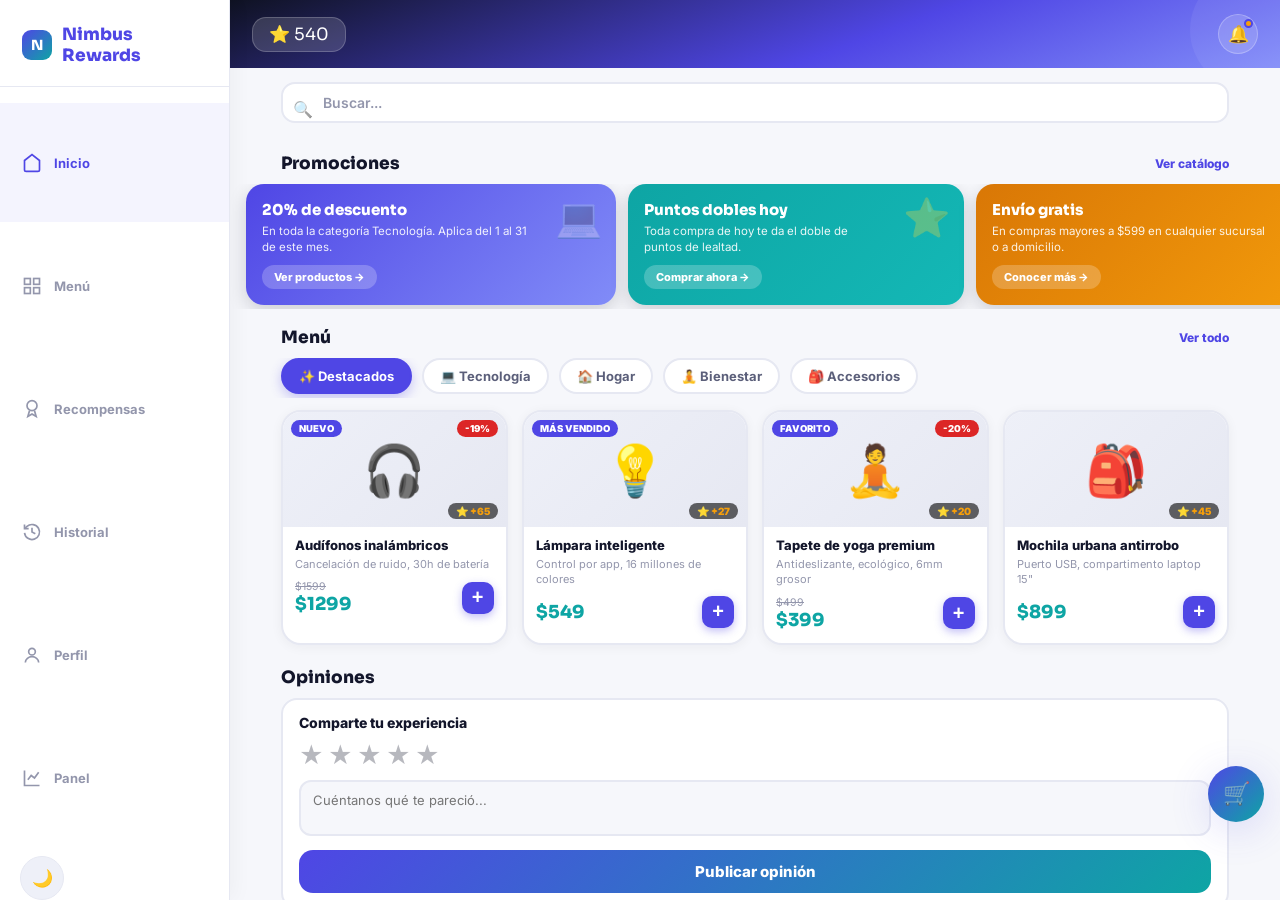
<file: index.html>
<!DOCTYPE html>
<html lang="es">
<head>
<meta charset="UTF-8"/>
<meta name="viewport" content="width=device-width,initial-scale=1,viewport-fit=cover"/>
<meta name="theme-color" content="#4F46E5"/>
<title id="pageTitle">Plataforma de Fidelización</title>
<link href="https://fonts.googleapis.com/css2?family=Sora:wght@600;700;800&family=Inter:wght@400;500;600;700;800;900&display=swap" rel="stylesheet"/>
<link rel="stylesheet" href="styles.css"/>
</head>
<body>
<div id="layoutRow">

  <nav class="bottom-nav" id="sideNav">
    <div class="nav-logo" id="navLogo"></div>
    <button class="nav-btn active" data-tab="home" onclick="showTab('home')">
      <svg viewBox="0 0 24 24" fill="none" stroke="currentColor" stroke-width="2"><path d="M3 9l9-7 9 7v11a2 2 0 0 1-2 2H5a2 2 0 0 1-2-2z"/></svg>
      <span id="navLabelHome">Inicio</span>
    </button>
    <button class="nav-btn" data-tab="catalog" onclick="showTab('catalog')">
      <svg viewBox="0 0 24 24" fill="none" stroke="currentColor" stroke-width="2"><rect x="3" y="3" width="7" height="7"/><rect x="14" y="3" width="7" height="7"/><rect x="14" y="14" width="7" height="7"/><rect x="3" y="14" width="7" height="7"/></svg>
      <span id="navLabelCatalog">Catálogo</span>
    </button>
    <button class="nav-btn" data-tab="rewards" onclick="showTab('rewards')">
      <svg viewBox="0 0 24 24" fill="none" stroke="currentColor" stroke-width="2"><circle cx="12" cy="8" r="6"/><path d="M9 14l-2 7 5-3 5 3-2-7"/></svg>
      <span id="navLabelRewards">Recompensas</span>
    </button>
    <button class="nav-btn" data-tab="history" onclick="showTab('history')">
      <svg viewBox="0 0 24 24" fill="none" stroke="currentColor" stroke-width="2"><path d="M3 3v5h5"/><path d="M3.05 13A9 9 0 1 0 6 5.3L3 8"/><path d="M12 7v5l4 2"/></svg>
      <span>Historial</span>
    </button>
    <button class="nav-btn" data-tab="profile" onclick="showTab('profile')">
      <svg viewBox="0 0 24 24" fill="none" stroke="currentColor" stroke-width="2"><circle cx="12" cy="8" r="4"/><path d="M4 21c0-4 4-7 8-7s8 3 8 7"/></svg>
      <span>Perfil</span>
    </button>
    <button class="nav-btn" data-tab="admin" onclick="showTab('admin')">
      <svg viewBox="0 0 24 24" fill="none" stroke="currentColor" stroke-width="2"><path d="M3 3v18h18"/><path d="M7 14l4-5 4 3 5-7"/></svg>
      <span>Panel</span>
    </button>
    <div id="sidebarDark" style="display:none;padding:14px 20px 0;">
      <button class="dark-toggle" style="background:var(--bg2);border-color:var(--border);color:var(--txt2);width:44px;height:44px;" onclick="toggleDark()">🌙</button>
    </div>
  </nav>

  <div id="appWrapper">

    <div class="top-bar">
      <div class="tb-left">
        <div class="tb-pts" id="tbPts">0</div>
      </div>
      <div class="tb-right">
        <button class="icon-btn" onclick="showNotifications()">🔔<span class="badge-dot" id="tbNotifDot" style="display:none;"></span></button>
      </div>
    </div>

    <div id="appContent">

      <div class="app-header">
        <div class="header-row1">
          <div class="logo" id="appLogo"></div>
          <div class="header-actions">
            <button class="dark-toggle" onclick="toggleDark()">🌙</button>
            <button class="icon-btn" onclick="showNotifications()">🔔<span class="badge-dot" id="notifDot" style="display:none;"></span></button>
          </div>
        </div>
        <div class="loyalty-card">
          <div class="lc-top">
            <div>
              <div class="lc-greet" id="lcGreet">Bienvenido</div>
              <div class="lc-name" id="lcName">Cliente</div>
            </div>
            <div class="level-pill" id="lcLevel">Nivel</div>
          </div>
          <div class="pts-row">
            <div class="pts-big" id="lcBalance">0</div>
            <div class="pts-label" id="lcUnitLabel">puntos</div>
          </div>
          <div class="prog-wrap"><div class="prog-fill" id="lcProgFill" style="width:0%;"></div></div>
          <div class="prog-label" id="lcProgLabel"></div>
        </div>
      </div>

      <!-- ═══ HOME ═══ -->
      <section class="section-screen active" id="screen-home">
        <div class="search-wrap" style="margin-top:14px;">
          <span class="search-icon">🔍</span>
          <input class="search-input" id="searchInput" placeholder="Buscar..." oninput="onSearch(this.value)"/>
        </div>

        <div class="sec-hd"><h2>Promociones</h2><span class="sec-link" onclick="showTab('catalog')">Ver catálogo</span></div>
        <div class="promo-scroll" id="promoScroll"></div>

        <div class="sec-hd"><h2 id="catalogSectionTitle">Catálogo</h2><span class="sec-link" onclick="showTab('catalog')">Ver todo</span></div>
        <div class="cat-scroll" id="catScrollHome"></div>
        <div class="catalog-grid" id="homeGrid"></div>

        <div class="sec-hd"><h2>Opiniones</h2></div>
        <div class="reviews-section">
          <div class="review-input-wrap">
            <h4>Comparte tu experiencia</h4>
            <div class="star-input" id="starInput"></div>
            <textarea class="c-input" id="reviewText" rows="2" placeholder="Cuéntanos qué te pareció..."></textarea>
            <button class="submit-review" onclick="submitReview()">Publicar opinión</button>
          </div>
          <div id="reviewsList"></div>
        </div>
      </section>

      <!-- ═══ CATALOG ═══ -->
      <section class="section-screen" id="screen-catalog">
        <div class="search-wrap" style="margin-top:14px;">
          <span class="search-icon">🔍</span>
          <input class="search-input" id="searchInput2" placeholder="Buscar..." oninput="onSearch(this.value)"/>
        </div>
        <div class="cat-scroll" id="catScroll"></div>
        <div class="catalog-grid" id="catalogGrid"></div>
      </section>

      <!-- ═══ REWARDS ═══ -->
      <section class="section-screen" id="screen-rewards">
        <div class="sec-hd"><h2>Niveles</h2></div>
        <div class="levels-wrap" id="levelsWrap"></div>
        <div class="redeem-hd"><h2 id="redeemTitle" style="font-family:var(--font-display);font-size:16px;font-weight:800;">Canjea tus recompensas</h2></div>
        <div id="redeemList" style="margin-top:10px;"></div>
      </section>

      <!-- ═══ HISTORY ═══ -->
      <section class="section-screen" id="screen-history">
        <div class="hist-tabs" id="histTabs"></div>
        <div id="histList"></div>
      </section>

      <!-- ═══ PROFILE ═══ -->
      <section class="section-screen" id="screen-profile">
        <div class="profile-hd">
          <div class="profile-avatar" id="profAvatar">C</div>
          <div class="profile-name" id="profName">Cliente</div>
          <div class="profile-sub" id="profSub"></div>
        </div>
        <div class="profile-list" id="profileList"></div>
      </section>

      <!-- ═══ ADMIN ═══ -->
      <section class="section-screen" id="screen-admin">
        <div class="admin-wrap">
          <div class="admin-banner">
            <h3>Panel empresarial</h3>
            <p id="adminBannerText">Administra clientes, productos, promociones, recompensas y la apariencia de tu app — sin tocar código.</p>
          </div>
          <div class="admin-tabs" id="adminTabs"></div>
          <div id="adminPanels"></div>
        </div>
      </section>

    </div>

    <button class="cart-fab" id="cartFab" onclick="showCart()">
      🛒<span class="cart-fab-badge" id="cartBadge" style="display:none;">0</span>
    </button>
  </div>
</div>

<!-- ═══ OVERLAYS ═══ -->
<div class="overlay" id="ovCart" onclick="closeOnBg(event,'ovCart')">
  <div class="sheet">
    <div class="sheet-handle"></div>
    <div class="sheet-hd"><span id="cartSheetTitle">Tu pedido</span> <button class="close-btn" onclick="closeOverlay('ovCart')">✕</button></div>
    <div id="cartBody"></div>
  </div>
</div>

<div class="overlay" id="ovProduct" onclick="closeOnBg(event,'ovProduct')">
  <div class="sheet">
    <div class="sheet-handle"></div>
    <div style="display:flex;justify-content:flex-end;padding:10px 16px 0;"><button class="close-btn" onclick="closeOverlay('ovProduct')">✕</button></div>
    <div id="productDetailBody"></div>
  </div>
</div>

<div class="overlay" id="ovNotif" onclick="closeOnBg(event,'ovNotif')">
  <div class="sheet">
    <div class="sheet-handle"></div>
    <div class="sheet-hd">Notificaciones <button class="close-btn" onclick="closeOverlay('ovNotif')">✕</button></div>
    <div id="notifBody"></div>
  </div>
</div>

<div class="overlay" id="ovSuccess" onclick="closeOnBg(event,'ovSuccess')">
  <div class="sheet" style="text-align:center;padding:34px 24px;">
    <div class="success-ring" id="successRing"><span class="success-check-icon">✅</span></div>
    <div style="font-family:var(--font-display);font-size:19px;font-weight:800;margin-bottom:6px;" id="successTitle">¡Listo!</div>
    <div style="color:var(--txt2);font-size:13px;margin-bottom:18px;" id="successMsg"></div>
    <button class="checkout-btn" style="width:100%;margin:0;" onclick="closeOverlay('ovSuccess')">Listo</button>
  </div>
</div>

<!-- ═══ SELECTOR DE TIPO DE NEGOCIO ═══ -->
<div class="overlay" id="ovBizType">
  <div class="sheet wide" style="border-radius:28px;">
    <div style="padding:22px 20px 6px;text-align:center;">
      <div style="font-size:40px;margin-bottom:8px;">🏷️</div>
      <div style="font-family:var(--font-display);font-size:19px;font-weight:800;">¿Qué tipo de negocio eres?</div>
      <div style="color:var(--txt2);font-size:12.5px;margin-top:4px;">Elige una plantilla para precargar vocabulario y módulos. Podrás ajustar todo después.</div>
    </div>
    <div class="biztype-grid" id="bizTypeGrid"></div>
    <div style="padding:0 20px;">
      <button class="checkout-btn" style="width:100%;margin:6px 0 0;" onclick="closeOverlay('ovBizType');toast('Plantilla aplicada')">Continuar</button>
    </div>
  </div>
</div>

<!-- ═══ CONFIRMACIÓN GENÉRICA (cerrar sesión / eliminar cuenta) ═══ -->
<div class="overlay" id="ovConfirm" onclick="closeOnBg(event,'ovConfirm')">
  <div class="sheet" style="text-align:center;padding:30px 24px 26px;">
    <div style="font-size:52px;margin-bottom:10px;" id="confirmIcon">⚠️</div>
    <div style="font-family:var(--font-display);font-size:18px;font-weight:800;margin-bottom:6px;" id="confirmTitle">¿Estás seguro?</div>
    <div style="color:var(--txt2);font-size:13px;margin-bottom:20px;line-height:1.5;" id="confirmMsg"></div>
    <div style="display:flex;gap:10px;">
      <button class="redeem-btn ghost-btn" style="flex:1;padding:13px;border-radius:14px;" onclick="closeOverlay('ovConfirm')">Cancelar</button>
      <button class="redeem-btn" id="confirmBtn" style="flex:1;padding:13px;border-radius:14px;">Confirmar</button>
    </div>
  </div>
</div>

<!-- ═══ EDITAR PERFIL / CREAR CUENTA NUEVA ═══ -->
<div class="overlay" id="ovAccountForm" onclick="closeOnBg(event,'ovAccountForm')">
  <div class="sheet">
    <div class="sheet-handle"></div>
    <div class="sheet-hd"><span id="accFormTitle">Editar datos personales</span><button class="close-btn" onclick="closeOverlay('ovAccountForm')">✕</button></div>
    <div style="padding:18px 20px 4px;">
      <div style="margin-bottom:14px;">
        <div class="tb-row-label" style="margin-bottom:6px;">Nombre completo</div>
        <input type="text" id="accName" placeholder="Tu nombre" style="width:100%;border:2px solid var(--border);border-radius:12px;padding:12px 14px;font-size:14px;font-weight:600;color:var(--txt);background:var(--bg);outline:none;transition:border-color .2s;" onfocus="this.style.borderColor='var(--c1)'" onblur="this.style.borderColor='var(--border)'"/>
      </div>
      <div style="margin-bottom:14px;">
        <div class="tb-row-label" style="margin-bottom:6px;">Correo electrónico</div>
        <input type="email" id="accEmail" placeholder="tucorreo@email.com" style="width:100%;border:2px solid var(--border);border-radius:12px;padding:12px 14px;font-size:14px;font-weight:600;color:var(--txt);background:var(--bg);outline:none;transition:border-color .2s;" onfocus="this.style.borderColor='var(--c1)'" onblur="this.style.borderColor='var(--border)'"/>
      </div>
      <div style="margin-bottom:8px;">
        <div class="tb-row-label" style="margin-bottom:6px;">Teléfono</div>
        <input type="tel" id="accPhone" placeholder="+52 646 000 0000" style="width:100%;border:2px solid var(--border);border-radius:12px;padding:12px 14px;font-size:14px;font-weight:600;color:var(--txt);background:var(--bg);outline:none;transition:border-color .2s;" onfocus="this.style.borderColor='var(--c1)'" onblur="this.style.borderColor='var(--border)'"/>
      </div>
    </div>
    <button class="checkout-btn" id="accFormBtn" onclick="saveAccountForm()">Guardar cambios</button>
  </div>
</div>

<!-- ═══ SUCURSALES ═══ -->
<div class="overlay" id="ovBranches" onclick="closeOnBg(event,'ovBranches')">
  <div class="sheet">
    <div class="sheet-handle"></div>
    <div class="sheet-hd">Sucursales <button class="close-btn" onclick="closeOverlay('ovBranches')">✕</button></div>
    <div id="branchesBody" style="padding:10px 16px 6px;"></div>
  </div>
</div>

<div class="toast" id="toast" style="position:fixed;"><span id="toastMsg"></span></div>

<script src="script.js"></script>
</body>
</html>
</file>
<file: styles.css>
:root{
  --c1:#4F46E5;--c1-2:#6366F1;--c1-3:#818CF8;
  --c2:#0EA5A4;--c2-2:#14B8B6;
  --accent:#F59E0B;
  --ok:#059669;--ok2:#10B981;
  --warn:#D97706;
  --dk:#0F1222;--dk2:#181C32;
  --bg:#F6F7FB;--bg2:#EEF0F8;
  --card:#FFFFFF;
  --border:#E6E8F2;
  --txt:#13162B;--txt2:#5B5F7A;--txt3:#9396AC;
  --shadow:0 4px 24px rgba(79,70,229,.12);
  --shadow2:0 8px 40px rgba(79,70,229,.18);
  --radius-lg:22px;--radius-md:16px;--radius-sm:10px;
  --font-display:'Sora',sans-serif;
  --font-body:'Inter',sans-serif;
}
body.dark-mode{
  --bg:#0B0D17;--bg2:#11142200;
  --card:#161A2C;
  --border:#262B45;
  --txt:#F4F5FB;--txt2:#B4B7CC;--txt3:#7A7E97;
}
*{box-sizing:border-box;margin:0;padding:0;-webkit-tap-highlight-color:transparent;}
html,body{height:100%;overflow:hidden;}
body{
  font-family:var(--font-body);
  background:var(--bg);
  color:var(--txt);
  display:flex;flex-direction:column;height:100%;overflow:hidden;
  transition:background .3s,color .3s;
}
#layoutRow{display:flex;flex:1;overflow:hidden;flex-direction:column;}
#appWrapper{display:flex;flex-direction:column;flex:1;overflow:hidden;min-width:0;}

@media(max-width:639px){
  #appWrapper{order:1;}
  .bottom-nav{order:2;}
}

@media(min-width:640px){
  body{overflow:hidden;}
  #layoutRow{flex-direction:row;}
  .app-header{display:none;}
  .bottom-nav{
    flex-direction:column !important;width:84px;height:100%;
    border-top:none !important;border-right:1.5px solid var(--border);
    box-shadow:4px 0 20px rgba(15,18,34,.04) !important;
    flex-shrink:0;justify-content:flex-start;padding:20px 0;gap:4px;order:0;
    overflow-y:auto;
  }
  .nav-btn{padding:12px 4px !important;border-top:none !important;border-left:3px solid transparent;width:100%;font-size:10px !important;}
  .nav-btn.active{border-left-color:var(--c1) !important;border-top-color:transparent !important;background:rgba(79,70,229,.06);}
  #appWrapper{order:1;flex:1;min-width:0;}
  .top-bar{display:flex !important;}
  .catalog-grid{grid-template-columns:1fr 1fr 1fr !important;}
  .stats-grid{grid-template-columns:repeat(4,1fr) !important;}
  .cart-fab{right:20px;bottom:20px;}
  #sidebarDark{display:none !important;}
}
@media(min-width:1024px){
  .bottom-nav{width:230px;padding:24px 0;}
  .nav-btn{flex-direction:row !important;gap:12px !important;padding:14px 22px !important;justify-content:flex-start !important;font-size:13px !important;font-weight:700;}
  .nav-btn svg{width:20px !important;height:20px !important;}
  .nav-logo{display:flex !important;}
  #sidebarDark{display:flex !important;}
  .catalog-grid{grid-template-columns:repeat(4,1fr) !important;}
  .promo-card{min-width:280px !important;}
  .sec-hd,.search-wrap,.cat-scroll,.reviews-section,
  .levels-wrap,.stats-grid,#histList,
  .redeem-hd,#redeemList,.catalog-list,.profile-hd,.admin-wrap{
    max-width:980px;margin-left:auto !important;margin-right:auto !important;
  }
  .catalog-grid{max-width:980px;width:calc(100% - 32px);margin-left:auto !important;margin-right:auto !important;}
}

#appContent{flex:1;overflow-y:auto;overflow-x:hidden;scroll-behavior:smooth;-webkit-overflow-scrolling:touch;padding-bottom:84px;}
@media(min-width:640px){#appContent{padding-bottom:20px;}}
#appContent::-webkit-scrollbar{display:none;}

/* ─── TOP BAR ─── */
.top-bar{display:none;background:linear-gradient(160deg,var(--dk) 0%,var(--c1) 60%,var(--c1-3) 100%);padding:14px 22px;align-items:center;justify-content:space-between;flex-shrink:0;position:relative;overflow:hidden;}
.top-bar::after{content:'';position:absolute;top:-30px;right:-30px;width:120px;height:120px;background:rgba(255,255,255,.06);border-radius:50%;}
.tb-left{display:flex;align-items:center;gap:16px;}
.tb-pts{background:rgba(255,255,255,.15);border:1px solid rgba(255,255,255,.2);border-radius:14px;padding:6px 16px;color:#fff;font-family:var(--font-display);font-size:17px;display:flex;align-items:center;gap:6px;}
.tb-right{display:flex;align-items:center;gap:10px;z-index:1;}

.nav-logo{display:none;font-family:var(--font-display);font-size:17px;color:var(--c1);align-items:center;gap:10px;padding:0 22px 20px;border-bottom:1.5px solid var(--border);margin-bottom:12px;flex-shrink:0;font-weight:800;}
.nav-logo-mark{width:30px;height:30px;border-radius:9px;flex-shrink:0;background:linear-gradient(135deg,var(--c1),var(--c2));display:flex;align-items:center;justify-content:center;color:#fff;font-size:14px;font-weight:900;overflow:hidden;}
.nav-logo-mark img{width:100%;height:100%;object-fit:cover;}

/* ─── HEADER ─── */
.app-header{background:linear-gradient(160deg,var(--dk) 0%,var(--c1) 60%,var(--c1-3) 100%);padding:16px 18px 0;position:relative;overflow:hidden;flex-shrink:0;}
.app-header::before{content:'';position:absolute;top:-40px;right:-40px;width:160px;height:160px;background:rgba(255,255,255,.06);border-radius:50%;}
.app-header::after{content:'';position:absolute;bottom:-30px;left:20px;width:100px;height:100px;background:rgba(255,255,255,.04);border-radius:50%;}
.header-row1{display:flex;justify-content:space-between;align-items:center;margin-bottom:12px;}
.logo{font-family:var(--font-display);font-size:21px;font-weight:800;color:#fff;display:flex;align-items:center;gap:9px;}
.logo-mark{width:34px;height:34px;border-radius:10px;background:rgba(255,255,255,.18);display:flex;align-items:center;justify-content:center;font-size:16px;font-weight:900;overflow:hidden;flex-shrink:0;}
.logo-mark img{width:100%;height:100%;object-fit:cover;}
.header-actions{display:flex;gap:8px;}
.icon-btn{background:rgba(255,255,255,.15);border:1.5px solid rgba(255,255,255,.25);border-radius:50%;width:40px;height:40px;color:#fff;font-size:17px;cursor:pointer;display:flex;align-items:center;justify-content:center;position:relative;transition:background .2s;backdrop-filter:blur(4px);}
.icon-btn:active{background:rgba(255,255,255,.3);}
.badge-dot{position:absolute;top:4px;right:4px;width:9px;height:9px;background:var(--accent);border-radius:50%;border:2px solid var(--c1);animation:pulse-dot 1.5s ease-in-out infinite;}
@keyframes pulse-dot{0%,100%{transform:scale(1);}50%{transform:scale(1.3);}}

/* ─── LOYALTY CARD ─── */
.loyalty-card{background:rgba(255,255,255,.12);backdrop-filter:blur(12px);border:1.5px solid rgba(255,255,255,.2);border-radius:var(--radius-lg);padding:16px 18px;margin-bottom:16px;position:relative;overflow:hidden;}
.lc-top{display:flex;justify-content:space-between;align-items:flex-start;}
.lc-greet{color:rgba(255,255,255,.75);font-size:12px;font-weight:700;letter-spacing:.5px;text-transform:uppercase;}
.lc-name{color:#fff;font-size:18px;font-weight:800;margin-top:2px;font-family:var(--font-display);}
.level-pill{background:linear-gradient(135deg,var(--accent),#FBBF24);color:var(--dk);font-size:11px;font-weight:900;padding:4px 12px;border-radius:20px;text-transform:uppercase;letter-spacing:.5px;box-shadow:0 2px 8px rgba(245,158,11,.4);white-space:nowrap;}
.pts-row{display:flex;align-items:baseline;gap:6px;margin:12px 0 8px;}
.pts-big{font-family:var(--font-display);font-size:46px;font-weight:800;color:#fff;line-height:1;}
.pts-label{color:rgba(255,255,255,.8);font-size:13px;font-weight:700;}
.prog-wrap{background:rgba(255,255,255,.2);border-radius:10px;height:8px;overflow:hidden;margin-bottom:4px;}
.prog-fill{height:100%;border-radius:10px;background:linear-gradient(90deg,var(--accent),#FBBF24);transition:width 1s cubic-bezier(.4,0,.2,1);}
.prog-label{color:rgba(255,255,255,.7);font-size:11px;font-weight:600;}

/* ─── SEARCH ─── */
.search-wrap{padding:0 16px 12px;position:relative;}
.search-input{width:100%;background:var(--card);border:2px solid var(--border);border-radius:14px;padding:10px 16px 10px 40px;font-family:var(--font-body);font-size:14px;font-weight:600;color:var(--txt);outline:none;transition:border-color .2s;}
.search-input::placeholder{color:var(--txt3);}
.search-input:focus{border-color:var(--c1);}
.search-icon{position:absolute;left:28px;top:50%;transform:translateY(-50%);font-size:16px;pointer-events:none;opacity:.6;}

.dark-toggle{background:rgba(255,255,255,.15);border:1.5px solid rgba(255,255,255,.25);border-radius:50%;width:40px;height:40px;color:#fff;font-size:17px;cursor:pointer;display:flex;align-items:center;justify-content:center;transition:background .2s;backdrop-filter:blur(4px);}
.dark-toggle:active{background:rgba(255,255,255,.3);}

/* ─── NAV ─── */
.bottom-nav{display:flex;background:var(--card);border-top:1.5px solid var(--border);box-shadow:0 -4px 20px rgba(15,18,34,.06);flex-shrink:0;z-index:200;}
.nav-btn{flex:1;padding:10px 2px 8px;display:flex;flex-direction:column;align-items:center;gap:3px;border:none;background:none;color:var(--txt3);font-family:var(--font-body);font-size:10px;font-weight:700;cursor:pointer;transition:color .2s;border-top:3px solid transparent;}
.nav-btn.active{color:var(--c1);border-top-color:var(--c1);}
.nav-btn svg{width:21px;height:21px;}
.nav-btn.hidden-tab{display:none !important;}

/* ─── SECTION HEADER ─── */
.sec-hd{display:flex;justify-content:space-between;align-items:center;padding:18px 16px 10px;}
.sec-hd h2{font-family:var(--font-display);font-size:17px;font-weight:800;color:var(--txt);}
.sec-link{font-size:12px;font-weight:800;color:var(--c1);cursor:pointer;}

/* ─── PROMO CAROUSEL ─── */
.promo-scroll{display:flex;gap:12px;overflow-x:auto;padding:0 16px 4px;scrollbar-width:none;}
.promo-scroll::-webkit-scrollbar{display:none;}
.promo-card{min-width:240px;border-radius:18px;padding:16px;position:relative;overflow:hidden;color:#fff;cursor:pointer;flex-shrink:0;box-shadow:0 6px 18px rgba(15,18,34,.18);}
.promo-emoji-bg{position:absolute;top:10px;right:14px;font-size:38px;opacity:.3;}
.promo-title{font-family:var(--font-display);font-weight:800;font-size:15px;margin-bottom:4px;max-width:80%;}
.promo-desc{font-size:11.5px;opacity:.9;max-width:80%;line-height:1.4;}
.promo-cta{margin-top:10px;display:inline-block;background:rgba(255,255,255,.22);padding:5px 12px;border-radius:20px;font-size:11px;font-weight:800;}

/* ─── CATEGORIES ─── */
.cat-scroll{display:flex;gap:10px;overflow-x:auto;padding:0 16px 4px;scrollbar-width:none;margin-bottom:8px;}
.cat-scroll::-webkit-scrollbar{display:none;}
.cat-chip{display:flex;align-items:center;gap:6px;padding:8px 16px;background:var(--card);border:2px solid var(--border);border-radius:30px;font-size:13px;font-weight:700;color:var(--txt2);cursor:pointer;white-space:nowrap;flex-shrink:0;transition:all .2s;}
.cat-chip.active,.cat-chip:active{background:var(--c1);color:#fff;border-color:var(--c1);box-shadow:0 4px 12px rgba(79,70,229,.3);}

/* ─── CATALOG GRID ─── */
.catalog-grid{display:grid;grid-template-columns:1fr 1fr;gap:14px;padding:4px 16px;}
.prod-card{background:var(--card);border-radius:20px;overflow:hidden;border:2px solid var(--border);box-shadow:0 2px 12px rgba(15,18,34,.05);cursor:pointer;transition:transform .18s,box-shadow .18s;position:relative;}
.prod-card:active{transform:scale(.96);box-shadow:var(--shadow);}
.prod-img-wrap{width:100%;height:115px;background:linear-gradient(135deg,var(--bg2),var(--border));display:flex;align-items:center;justify-content:center;font-size:50px;position:relative;overflow:hidden;}
.prod-img-wrap img{width:100%;height:100%;object-fit:cover;position:absolute;inset:0;}
.prod-tag-badge{position:absolute;top:8px;left:8px;background:var(--c1);color:#fff;font-size:9.5px;font-weight:900;padding:3px 8px;border-radius:20px;text-transform:uppercase;}
.prod-discount-badge{position:absolute;top:8px;right:8px;background:#DC2626;color:#fff;font-size:9.5px;font-weight:900;padding:3px 8px;border-radius:20px;}
.prod-loy-badge{position:absolute;bottom:8px;right:8px;background:rgba(0,0,0,.6);color:var(--accent);font-size:10px;font-weight:900;padding:2px 8px;border-radius:20px;display:flex;align-items:center;gap:3px;}
.no-stock-badge{position:absolute;bottom:8px;right:8px;background:rgba(0,0,0,.6);color:#aaa;font-size:9px;font-weight:900;padding:2px 8px;border-radius:20px;}
.prod-body{padding:10px 12px 12px;}
.prod-name{font-weight:800;font-size:13px;color:var(--txt);margin-bottom:3px;line-height:1.3;}
.prod-desc{font-size:11px;color:var(--txt3);margin-bottom:8px;line-height:1.4;}
.prod-footer{display:flex;align-items:center;justify-content:space-between;}
.prod-price-wrap{display:flex;flex-direction:column;}
.prod-price-old{font-size:10.5px;color:var(--txt3);text-decoration:line-through;}
.prod-price{font-family:var(--font-display);font-weight:800;font-size:18px;color:var(--c2);}
.add-to-cart{background:var(--c1);color:#fff;border:none;border-radius:10px;width:32px;height:32px;font-size:20px;font-weight:900;cursor:pointer;display:flex;align-items:center;justify-content:center;transition:transform .1s;box-shadow:0 3px 8px rgba(79,70,229,.35);}
.add-to-cart:active{transform:scale(.9);}
.add-to-cart:disabled{background:var(--txt3);cursor:not-allowed;box-shadow:none;}

/* ─── CART FAB ─── */
.cart-fab{position:fixed;bottom:78px;right:16px;background:linear-gradient(135deg,var(--c1),var(--c2));border:none;border-radius:50%;width:56px;height:56px;color:#fff;font-size:22px;cursor:pointer;box-shadow:var(--shadow2);display:flex;align-items:center;justify-content:center;z-index:300;transition:transform .2s;animation:float 3s ease-in-out infinite;}
.cart-fab:active{transform:scale(.92);}
@keyframes float{0%,100%{transform:translateY(0);}50%{transform:translateY(-4px);}}
.cart-fab-badge{position:absolute;top:-4px;right:-4px;background:var(--accent);color:#fff;font-size:11px;font-weight:900;min-width:20px;height:20px;border-radius:10px;display:flex;align-items:center;justify-content:center;border:2px solid #fff;}
.cart-fab.hidden{display:none;}

/* ─── REVIEWS ─── */
.reviews-section{padding:0 16px 16px;}
.review-card{background:var(--card);border-radius:16px;padding:14px 16px;margin-bottom:10px;border:2px solid var(--border);box-shadow:0 2px 8px rgba(15,18,34,.03);}
.review-header{display:flex;align-items:center;gap:10px;margin-bottom:8px;}
.review-avatar{width:38px;height:38px;border-radius:50%;background:linear-gradient(135deg,var(--c1),var(--c2));display:flex;align-items:center;justify-content:center;font-size:16px;font-weight:900;color:#fff;flex-shrink:0;}
.review-meta{flex:1;}
.review-name{font-weight:800;font-size:13px;color:var(--txt);}
.review-date{font-size:11px;color:var(--txt3);}
.review-stars{color:var(--accent);font-size:14px;letter-spacing:1px;}
.review-text{font-size:13px;color:var(--txt2);line-height:1.5;}
.review-likes{display:flex;align-items:center;gap:4px;margin-top:10px;font-size:12px;color:var(--txt3);font-weight:700;cursor:pointer;}
.review-likes:active{color:var(--c1);}
.review-input-wrap{background:var(--card);border-radius:16px;padding:14px 16px;border:2px solid var(--border);margin-bottom:16px;}
.review-input-wrap h4{font-size:14px;font-weight:800;margin-bottom:10px;color:var(--txt);}
.star-input{display:flex;gap:4px;margin-bottom:10px;}
.star-btn{font-size:24px;cursor:pointer;transition:transform .1s;opacity:.3;}
.star-btn.on{opacity:1;}
.star-btn:active{transform:scale(.8);}
textarea.c-input{width:100%;border:2px solid var(--border);border-radius:12px;padding:10px 12px;font-family:var(--font-body);font-size:13px;color:var(--txt);resize:none;outline:none;background:var(--bg);transition:border-color .2s;}
textarea.c-input:focus{border-color:var(--c1);}
.submit-review{width:100%;margin-top:10px;padding:12px;background:linear-gradient(135deg,var(--c1),var(--c2));color:#fff;border:none;border-radius:14px;font-family:var(--font-body);font-size:15px;font-weight:800;cursor:pointer;transition:transform .1s;}
.submit-review:active{transform:scale(.98);}

/* ─── OVERLAYS / SHEETS ─── */
.overlay{display:none;position:fixed;inset:0;background:rgba(10,12,24,.55);z-index:500;align-items:flex-end;justify-content:center;}
.overlay.open{display:flex;}
.sheet{background:var(--card);border-radius:28px 28px 0 0;width:100%;max-width:460px;max-height:92vh;overflow-y:auto;padding:0 0 40px;animation:slideUp .3s cubic-bezier(.4,0,.2,1);}
.sheet.wide{max-width:560px;}
.sheet::-webkit-scrollbar{display:none;}
@keyframes slideUp{from{transform:translateY(100%);}to{transform:translateY(0);}}
.sheet-handle{width:40px;height:4px;background:var(--border);border-radius:2px;margin:14px auto 0;}
.sheet-hd{padding:16px 20px 12px;font-family:var(--font-display);font-size:19px;font-weight:800;color:var(--txt);display:flex;align-items:center;justify-content:space-between;border-bottom:1.5px solid var(--border);}
.close-btn{background:var(--bg2);border:none;border-radius:50%;width:36px;height:36px;font-size:18px;cursor:pointer;color:var(--txt2);display:flex;align-items:center;justify-content:center;}

.cart-item{display:flex;gap:12px;padding:14px 20px;border-bottom:1.5px solid var(--border);align-items:center;}
.ci-img{width:56px;height:56px;border-radius:14px;background:linear-gradient(135deg,var(--bg2),var(--border));display:flex;align-items:center;justify-content:center;font-size:28px;flex-shrink:0;overflow:hidden;}
.ci-img img{width:100%;height:100%;object-fit:cover;}
.ci-info{flex:1;}
.ci-name{font-weight:800;font-size:14px;margin-bottom:2px;}
.ci-price{font-family:var(--font-display);font-weight:800;font-size:15px;color:var(--c2);}
.ci-pts{font-size:11px;color:var(--warn);font-weight:700;}
.qty-ctrl{display:flex;align-items:center;gap:8px;margin-top:6px;}
.qty-btn{background:var(--bg2);border:none;border-radius:8px;width:28px;height:28px;font-size:16px;cursor:pointer;display:flex;align-items:center;justify-content:center;font-weight:900;color:var(--c1);transition:background .15s;}
.qty-btn:active{background:var(--border);}
.qty-num{font-weight:800;font-size:15px;min-width:20px;text-align:center;}
.ci-remove{background:none;border:none;cursor:pointer;color:var(--txt3);font-size:18px;padding:4px;}

.cart-section{padding:14px 20px;border-bottom:1.5px solid var(--border);}
.cart-section h4{font-size:13px;font-weight:800;color:var(--txt2);margin-bottom:10px;text-transform:uppercase;letter-spacing:.4px;}
.option-row{display:flex;gap:8px;flex-wrap:wrap;}
.option-pill{padding:8px 14px;border:2px solid var(--border);border-radius:14px;font-size:12.5px;font-weight:700;color:var(--txt2);cursor:pointer;}
.option-pill.active{border-color:var(--c1);color:var(--c1);background:rgba(79,70,229,.06);}
.coupon-row{display:flex;gap:8px;}
.coupon-row input{flex:1;border:2px solid var(--border);border-radius:12px;padding:10px 12px;font-size:13px;background:var(--bg);color:var(--txt);outline:none;}
.coupon-row button{background:var(--dk);color:#fff;border:none;border-radius:12px;padding:0 16px;font-weight:800;font-size:12.5px;cursor:pointer;}
.cart-summary-row{display:flex;justify-content:space-between;font-size:13px;color:var(--txt2);padding:4px 0;}
.cart-summary-row.total{font-size:17px;font-weight:800;color:var(--txt);padding-top:8px;border-top:1.5px solid var(--border);margin-top:4px;}
.checkout-btn{width:calc(100% - 40px);margin:16px 20px 0;padding:15px;background:linear-gradient(135deg,var(--c1),var(--c2));color:#fff;border:none;border-radius:16px;font-size:15px;font-weight:800;cursor:pointer;}
.checkout-btn:active{transform:scale(.98);}
.empty-state{padding:50px 20px;text-align:center;color:var(--txt3);}
.empty-state-icon{font-size:50px;margin-bottom:10px;}

/* ─── PRODUCT DETAIL ─── */
.pd-gallery{width:100%;height:240px;background:linear-gradient(135deg,var(--bg2),var(--border));display:flex;align-items:center;justify-content:center;font-size:90px;position:relative;overflow:hidden;}
.pd-gallery img{width:100%;height:100%;object-fit:cover;position:absolute;inset:0;}
.pd-body{padding:18px 20px;}
.pd-name{font-family:var(--font-display);font-size:21px;font-weight:800;margin-bottom:4px;}
.pd-sku{font-size:11px;color:var(--txt3);margin-bottom:10px;}
.pd-tags{display:flex;gap:6px;flex-wrap:wrap;margin-bottom:10px;}
.pd-tag{background:var(--bg2);color:var(--txt2);font-size:11px;font-weight:700;padding:4px 10px;border-radius:20px;}
.pd-price-row{display:flex;align-items:baseline;gap:10px;margin-bottom:12px;}
.pd-price{font-family:var(--font-display);font-size:28px;font-weight:800;color:var(--c2);}
.pd-price-old{font-size:14px;color:var(--txt3);text-decoration:line-through;}
.pd-desc{font-size:13.5px;color:var(--txt2);line-height:1.6;margin-bottom:14px;}
.pd-variants{margin-bottom:14px;}
.pd-qty-row{display:flex;align-items:center;justify-content:space-between;margin-bottom:16px;}
.pd-qty-ctrl{display:flex;align-items:center;gap:14px;}
.pd-qty-btn{width:38px;height:38px;border-radius:50%;border:2px solid var(--border);background:var(--card);font-size:20px;font-weight:900;color:var(--c1);cursor:pointer;}
.pd-add-btn{width:100%;padding:15px;background:linear-gradient(135deg,var(--c1),var(--c2));color:#fff;border:none;border-radius:16px;font-size:15px;font-weight:800;cursor:pointer;}

/* ─── PROFILE ─── */
.profile-hd{display:flex;flex-direction:column;align-items:center;padding:30px 16px 20px;background:linear-gradient(160deg,var(--dk) 0%,var(--c1) 60%,var(--c1-3) 100%);color:#fff;text-align:center;}
.profile-avatar{width:78px;height:78px;border-radius:50%;background:rgba(255,255,255,.18);display:flex;align-items:center;justify-content:center;font-size:30px;font-weight:900;margin-bottom:10px;border:3px solid rgba(255,255,255,.3);}
.profile-name{font-family:var(--font-display);font-size:19px;font-weight:800;}
.profile-sub{font-size:12px;opacity:.85;margin-top:2px;}
.profile-list{padding:14px 16px;}
.profile-group{background:var(--card);border-radius:18px;border:2px solid var(--border);margin-bottom:14px;overflow:hidden;}
.profile-group-title{font-size:11px;font-weight:800;color:var(--txt3);text-transform:uppercase;letter-spacing:.5px;padding:12px 16px 4px;}
.profile-row{display:flex;align-items:center;gap:12px;padding:13px 16px;border-bottom:1.5px solid var(--border);cursor:pointer;}
.profile-row:last-child{border-bottom:none;}
.profile-row-icon{width:34px;height:34px;border-radius:10px;background:var(--bg2);display:flex;align-items:center;justify-content:center;font-size:16px;flex-shrink:0;}
.profile-row-txt{flex:1;font-size:13.5px;font-weight:700;color:var(--txt);}
.profile-row-sub{font-size:11.5px;color:var(--txt3);}
.profile-row-arrow{color:var(--txt3);font-size:16px;}
.profile-row.danger .profile-row-txt{color:#DC2626;}

/* ─── HISTORY ─── */
.hist-tabs{display:flex;gap:8px;padding:14px 16px 6px;overflow-x:auto;scrollbar-width:none;}
.hist-tabs::-webkit-scrollbar{display:none;}
.hist-tab{padding:7px 14px;border-radius:20px;border:2px solid var(--border);font-size:12.5px;font-weight:700;color:var(--txt2);cursor:pointer;white-space:nowrap;flex-shrink:0;}
.hist-tab.active{background:var(--c1);color:#fff;border-color:var(--c1);}
.hist-item{display:flex;align-items:center;gap:12px;padding:13px 16px;border-bottom:1.5px solid var(--border);}
.hist-icon{width:42px;height:42px;border-radius:12px;background:var(--bg2);display:flex;align-items:center;justify-content:center;font-size:19px;flex-shrink:0;}
.hist-info{flex:1;}
.hist-title{font-weight:800;font-size:13.5px;color:var(--txt);}
.hist-date{font-size:11.5px;color:var(--txt3);}
.hist-pts{font-weight:800;font-size:13px;}
.hist-pts.pos{color:var(--ok);}
.hist-pts.neg{color:#DC2626;}

/* ─── LEVELS / REWARDS ─── */
.levels-wrap{display:flex;gap:10px;overflow-x:auto;padding:14px 16px 8px;scrollbar-width:none;}
.levels-wrap::-webkit-scrollbar{display:none;}
.level-card{min-width:108px;background:var(--card);border:2px solid var(--border);border-radius:16px;padding:14px 10px;text-align:center;flex-shrink:0;}
.level-card.current{border-color:var(--accent);background:linear-gradient(160deg,rgba(245,158,11,.08),transparent);}
.level-card-icon{font-size:26px;margin-bottom:6px;}
.level-card-name{font-weight:800;font-size:12px;color:var(--txt);}
.level-card-pts{font-size:10.5px;color:var(--txt3);margin-top:2px;}
.redeem-hd{padding:14px 16px 4px;}
.redeem-list-item{display:flex;align-items:center;gap:12px;background:var(--card);border:2px solid var(--border);border-radius:16px;padding:12px 14px;margin:0 16px 10px;}
.redeem-icon{width:46px;height:46px;border-radius:13px;background:var(--bg2);display:flex;align-items:center;justify-content:center;font-size:22px;flex-shrink:0;}
.redeem-info{flex:1;}
.redeem-name{font-weight:800;font-size:13.5px;color:var(--txt);}
.redeem-cost{font-size:11.5px;color:var(--txt3);}
.redeem-type-tag{display:inline-block;margin-top:3px;font-size:9.5px;font-weight:800;color:var(--c1);background:rgba(79,70,229,.08);padding:2px 8px;border-radius:20px;text-transform:uppercase;letter-spacing:.3px;}
.redeem-btn{background:var(--c1);color:#fff;border:none;border-radius:12px;padding:8px 14px;font-size:12px;font-weight:800;cursor:pointer;}
.redeem-btn:disabled{background:var(--txt3);}

/* ─── NOTIFICATIONS ─── */
.notif-item{display:flex;gap:12px;padding:13px 16px;border-bottom:1.5px solid var(--border);position:relative;}
.notif-item.unread{background:rgba(79,70,229,.04);}
.notif-icon{width:40px;height:40px;border-radius:12px;background:var(--bg2);display:flex;align-items:center;justify-content:center;font-size:18px;flex-shrink:0;}
.notif-body{flex:1;}
.notif-title{font-weight:800;font-size:13px;color:var(--txt);}
.notif-text{font-size:12px;color:var(--txt2);line-height:1.4;margin-top:2px;}
.notif-time{font-size:10.5px;color:var(--txt3);margin-top:4px;}
.notif-dot{width:8px;height:8px;border-radius:50%;background:var(--c1);flex-shrink:0;margin-top:6px;}

/* ─── ADMIN DASHBOARD ─── */
.admin-wrap{padding:14px 16px 24px;}
.admin-banner{background:linear-gradient(135deg,var(--dk),var(--c1));color:#fff;border-radius:18px;padding:16px 18px;margin-bottom:16px;}
.admin-banner h3{font-family:var(--font-display);font-size:16px;font-weight:800;margin-bottom:4px;}
.admin-banner p{font-size:12px;opacity:.85;line-height:1.5;}
.admin-tabs{display:flex;gap:8px;overflow-x:auto;padding-bottom:14px;scrollbar-width:none;}
.admin-tabs::-webkit-scrollbar{display:none;}
.admin-tab{padding:8px 15px;border-radius:20px;border:2px solid var(--border);font-size:12.5px;font-weight:800;color:var(--txt2);cursor:pointer;white-space:nowrap;flex-shrink:0;background:var(--card);}
.admin-tab.active{background:var(--c1);color:#fff;border-color:var(--c1);}
.admin-panel{display:none;}
.admin-panel.active{display:block;}
.stats-grid{display:grid;grid-template-columns:1fr 1fr;gap:12px;margin-bottom:18px;}
.stat-card{background:var(--card);border:2px solid var(--border);border-radius:16px;padding:14px;}
.stat-card-label{font-size:11px;color:var(--txt3);font-weight:700;text-transform:uppercase;letter-spacing:.4px;}
.stat-card-value{font-family:var(--font-display);font-size:22px;font-weight:800;color:var(--txt);margin:4px 0 2px;}
.stat-card-delta{font-size:11px;font-weight:700;}
.stat-card-delta.up{color:var(--ok);}
.stat-card-delta.down{color:#DC2626;}
.admin-section-title{font-size:13px;font-weight:800;color:var(--txt2);text-transform:uppercase;letter-spacing:.4px;margin:18px 0 10px;}
.admin-list-row{display:flex;align-items:center;gap:12px;background:var(--card);border:2px solid var(--border);border-radius:14px;padding:11px 14px;margin-bottom:8px;}
.admin-list-icon{width:38px;height:38px;border-radius:10px;background:var(--bg2);display:flex;align-items:center;justify-content:center;font-size:17px;flex-shrink:0;}
.admin-list-info{flex:1;}
.admin-list-title{font-weight:800;font-size:13px;color:var(--txt);}
.admin-list-sub{font-size:11px;color:var(--txt3);}
.admin-list-val{font-weight:800;font-size:13px;color:var(--c1);}
.admin-tag{font-size:10px;font-weight:800;padding:3px 9px;border-radius:20px;background:rgba(16,185,129,.12);color:var(--ok);}
.admin-tag.off{background:rgba(220,38,38,.1);color:#DC2626;}
.chart-card{background:var(--card);border:2px solid var(--border);border-radius:18px;padding:16px;margin-bottom:14px;}
.chart-card h4{font-size:13px;font-weight:800;color:var(--txt2);margin-bottom:12px;text-transform:uppercase;letter-spacing:.4px;}
.funnel-row{display:flex;align-items:center;gap:10px;margin-bottom:8px;}
.funnel-bar{height:30px;border-radius:8px;background:linear-gradient(90deg,var(--c1),var(--c2));display:flex;align-items:center;color:#fff;font-size:11.5px;font-weight:800;padding:0 10px;}
.funnel-label{width:92px;font-size:11.5px;font-weight:700;color:var(--txt2);flex-shrink:0;}

/* ─── THEME BUILDER ─── */
.tb-row{display:flex;align-items:center;justify-content:space-between;padding:13px 16px;border-bottom:1.5px solid var(--border);gap:12px;}
.tb-row:last-child{border-bottom:none;}
.tb-row-label{font-size:13px;font-weight:700;color:var(--txt);}
.tb-row input[type=color]{width:42px;height:32px;border:2px solid var(--border);border-radius:8px;padding:0;cursor:pointer;background:none;}
.tb-row select{border:2px solid var(--border);border-radius:10px;padding:7px 10px;font-size:12.5px;font-weight:700;color:var(--txt2);background:var(--card);}
.tb-row input[type=checkbox]{width:20px;height:20px;accent-color:var(--c1);cursor:pointer;}
.tb-row input[type=text]{border:2px solid var(--border);border-radius:10px;padding:7px 10px;font-size:12.5px;font-weight:600;color:var(--txt);background:var(--bg);width:150px;}

/* ─── BUSINESS TYPE PICKER ─── */
.biztype-grid{display:grid;grid-template-columns:1fr 1fr;gap:10px;padding:16px;}
.biztype-card{background:var(--card);border:2px solid var(--border);border-radius:16px;padding:16px 10px;text-align:center;cursor:pointer;transition:all .15s;}
.biztype-card:active{transform:scale(.96);}
.biztype-card.active{border-color:var(--c1);background:rgba(79,70,229,.06);box-shadow:0 4px 14px rgba(79,70,229,.18);}
.biztype-icon{font-size:30px;margin-bottom:6px;}
.biztype-name{font-size:12.5px;font-weight:800;color:var(--txt);}

/* ─── TOAST ─── */
.toast{position:fixed;bottom:90px;left:50%;transform:translateX(-50%) translateY(30px);opacity:0;visibility:hidden;background:var(--dk);color:#fff;padding:12px 22px 14px;border-radius:30px;font-size:13px;font-weight:700;z-index:900;box-shadow:0 8px 24px rgba(0,0,0,.3);transition:transform .3s,opacity .3s,visibility 0s .3s;display:flex;align-items:center;gap:8px;max-width:88vw;pointer-events:none;}
.toast.show{transform:translateX(-50%) translateY(0);opacity:1;visibility:visible;transition:transform .3s,opacity .3s,visibility 0s;}

.section-screen{display:none;}
.section-screen.active{display:block;animation:screenIn .38s cubic-bezier(.22,1,.36,1);}
@keyframes screenIn{from{opacity:0;transform:translateY(10px);}to{opacity:1;transform:translateY(0);}}

@media(min-width:1024px){.cart-fab{display:flex;}}

/* ═══════════════ ANIMACIONES ADICIONALES ═══════════════ */
@keyframes fadeInUp{from{opacity:0;transform:translateY(16px);}to{opacity:1;transform:translateY(0);}}
@keyframes popIn{0%{opacity:0;transform:scale(.7);}70%{transform:scale(1.05);}100%{opacity:1;transform:scale(1);}}
@keyframes overlayFade{from{background:rgba(10,12,24,0);}to{background:rgba(10,12,24,.55);}}
@keyframes glowRing{0%{box-shadow:0 0 0 0 rgba(79,70,229,.45);}70%{box-shadow:0 0 0 16px rgba(79,70,229,0);}100%{box-shadow:0 0 0 0 rgba(79,70,229,0);}}
@keyframes shakeX{0%,100%{transform:translateX(0);}20%{transform:translateX(-6px);}40%{transform:translateX(6px);}60%{transform:translateX(-4px);}80%{transform:translateX(4px);}}
@keyframes countPop{0%{transform:scale(1);}30%{transform:scale(1.18);}100%{transform:scale(1);}}
@keyframes checkPop{0%{transform:scale(0) rotate(-20deg);opacity:0;}60%{transform:scale(1.15) rotate(6deg);}100%{transform:scale(1) rotate(0);opacity:1;}}

.prod-card,.review-card,.admin-list-row,.hist-item,.redeem-list-item,.notif-item,
.promo-card,.level-card,.stat-card,.biztype-card{
  animation:fadeInUp .5s cubic-bezier(.22,1,.36,1) both;
}
.prod-card:nth-of-type(1),.review-card:nth-of-type(1),.admin-list-row:nth-of-type(1),.hist-item:nth-of-type(1),.redeem-list-item:nth-of-type(1),.notif-item:nth-of-type(1),.promo-card:nth-of-type(1),.level-card:nth-of-type(1),.stat-card:nth-of-type(1),.biztype-card:nth-of-type(1){animation-delay:.02s;}
.prod-card:nth-of-type(2),.review-card:nth-of-type(2),.admin-list-row:nth-of-type(2),.hist-item:nth-of-type(2),.redeem-list-item:nth-of-type(2),.notif-item:nth-of-type(2),.promo-card:nth-of-type(2),.level-card:nth-of-type(2),.stat-card:nth-of-type(2),.biztype-card:nth-of-type(2){animation-delay:.06s;}
.prod-card:nth-of-type(3),.review-card:nth-of-type(3),.admin-list-row:nth-of-type(3),.hist-item:nth-of-type(3),.redeem-list-item:nth-of-type(3),.notif-item:nth-of-type(3),.promo-card:nth-of-type(3),.level-card:nth-of-type(3),.stat-card:nth-of-type(3),.biztype-card:nth-of-type(3){animation-delay:.10s;}
.prod-card:nth-of-type(4),.review-card:nth-of-type(4),.admin-list-row:nth-of-type(4),.hist-item:nth-of-type(4),.redeem-list-item:nth-of-type(4),.notif-item:nth-of-type(4),.promo-card:nth-of-type(4),.level-card:nth-of-type(4),.stat-card:nth-of-type(4),.biztype-card:nth-of-type(4){animation-delay:.14s;}
.prod-card:nth-of-type(5),.review-card:nth-of-type(5),.admin-list-row:nth-of-type(5),.hist-item:nth-of-type(5),.redeem-list-item:nth-of-type(5),.notif-item:nth-of-type(5),.promo-card:nth-of-type(5),.level-card:nth-of-type(5),.stat-card:nth-of-type(5){animation-delay:.18s;}
.prod-card:nth-of-type(6),.review-card:nth-of-type(6),.admin-list-row:nth-of-type(6),.hist-item:nth-of-type(6),.redeem-list-item:nth-of-type(6),.notif-item:nth-of-type(6),.promo-card:nth-of-type(6),.level-card:nth-of-type(6){animation-delay:.22s;}
.prod-card:nth-of-type(7),.review-card:nth-of-type(7),.admin-list-row:nth-of-type(7),.hist-item:nth-of-type(7),.redeem-list-item:nth-of-type(7),.notif-item:nth-of-type(7){animation-delay:.26s;}
.prod-card:nth-of-type(8),.review-card:nth-of-type(8),.admin-list-row:nth-of-type(8),.hist-item:nth-of-type(8),.redeem-list-item:nth-of-type(8),.notif-item:nth-of-type(8){animation-delay:.30s;}
.prod-card:nth-of-type(n+9),.review-card:nth-of-type(n+9),.admin-list-row:nth-of-type(n+9),.hist-item:nth-of-type(n+9),.redeem-list-item:nth-of-type(n+9),.notif-item:nth-of-type(n+9){animation-delay:.34s;}

/* estados hover solo para dispositivos con mouse (no interfiere en táctil) */
@media(hover:hover) and (pointer:fine){
  .prod-card:hover{transform:translateY(-5px);box-shadow:var(--shadow2);border-color:var(--c1-3);}
  .promo-card:hover{transform:translateY(-4px) scale(1.02);box-shadow:0 10px 26px rgba(15,18,34,.22);}
  .admin-list-row:hover{border-color:var(--c1-3);box-shadow:0 6px 16px rgba(79,70,229,.1);transform:translateY(-2px);}
  .review-card:hover{border-color:var(--c1-3);transform:translateY(-2px);}
  .redeem-list-item:hover{border-color:var(--c1-3);transform:translateY(-2px);}
  .cat-chip:hover{border-color:var(--c1);color:var(--c1);}
  .nav-btn:hover{color:var(--c1);}
  .icon-btn:hover,.dark-toggle:hover{background:rgba(255,255,255,.25);transform:scale(1.06);}
  .close-btn:hover{background:var(--border);transform:rotate(90deg);}
  .add-to-cart:hover{transform:scale(1.08);}
  .biztype-card:hover{transform:translateY(-3px);border-color:var(--c1-3);}
  .profile-row:hover{background:rgba(79,70,229,.04);}
  .level-card:hover{transform:translateY(-3px);}
  .redeem-btn:not(:disabled):hover{filter:brightness(1.08);transform:translateY(-1px);}
  .checkout-btn:hover{filter:brightness(1.06);}
}

.icon-btn,.dark-toggle,.close-btn,.add-to-cart,.qty-btn,.redeem-btn,.checkout-btn,.submit-review,
.cat-chip,.admin-tab,.hist-tab,.pd-qty-btn,.biztype-card{transition:transform .16s ease,background .2s,border-color .2s,box-shadow .2s,filter .16s;}

.prod-card{transition:transform .2s cubic-bezier(.22,1,.36,1),box-shadow .2s,border-color .2s;}
#tbNotifDot,#notifDot{animation:pulse-dot 1.5s ease-in-out infinite;}

.overlay.open{animation:overlayFade .25s ease;}
.sheet{animation:slideUp .38s cubic-bezier(.34,1.42,.64,1);}

.toast{transition:transform .4s cubic-bezier(.34,1.56,.64,1),opacity .3s,visibility 0s .3s;}
.toast.show{transition:transform .4s cubic-bezier(.34,1.56,.64,1),opacity .3s,visibility 0s;}

.cart-fab{animation:float 3s ease-in-out infinite,glowRing 2.6s ease-out infinite;}
.cart-fab-badge{animation:popIn .3s cubic-bezier(.34,1.56,.64,1);}

.pts-big.pulse{animation:countPop .4s ease;}
.prog-fill{position:relative;overflow:hidden;}
.prog-fill::after{content:'';position:absolute;inset:0;background:linear-gradient(90deg,transparent,rgba(255,255,255,.45),transparent);animation:shimmerMove 2.2s ease-in-out infinite;}
@keyframes shimmerMove{0%{transform:translateX(-100%);}100%{transform:translateX(100%);}}

.form-error{animation:shakeX .4s ease;}
.success-check{display:inline-block;animation:checkPop .5s cubic-bezier(.34,1.56,.64,1);}
.danger-btn{background:linear-gradient(135deg,#DC2626,#EF4444) !important;}
.ghost-btn{background:var(--bg2) !important;color:var(--txt) !important;}

/* ═══════════════ RESPONSIVE FINO POR DISPOSITIVO ═══════════════ */
.app-header{padding-top:calc(16px + env(safe-area-inset-top,0px));}
.top-bar{padding-top:calc(14px + env(safe-area-inset-top,0px));}
.bottom-nav{padding-bottom:env(safe-area-inset-bottom,0px);}
@media(min-width:640px){.bottom-nav{padding-left:env(safe-area-inset-left,0px);}}

/* pantallas muy pequeñas (<360px) */
@media(max-width:359px){
  .catalog-grid{gap:9px;padding:4px 12px;}
  .prod-name{font-size:12px;}
  .pts-big{font-size:38px;}
  .logo{font-size:18px;}
  .stats-grid{gap:9px;}
  .promo-card{min-width:210px;padding:13px;}
}
/* móvil en landscape / pantallas bajas */
@media(max-height:480px) and (orientation:landscape){
  .app-header{padding-top:calc(8px + env(safe-area-inset-top,0px));padding-bottom:0;}
  .loyalty-card{padding:10px 14px;margin-bottom:8px;}
  .pts-big{font-size:32px;}
  .header-row1{margin-bottom:6px;}
  .sheet{max-height:98vh;}
}
/* tablets */
@media(min-width:768px) and (max-width:1023px){
  .catalog-grid{grid-template-columns:repeat(3,1fr) !important;}
}
/* pantallas grandes */
@media(min-width:1440px){
  .sec-hd,.search-wrap,.cat-scroll,.reviews-section,.levels-wrap,.stats-grid,#histList,
  .redeem-hd,#redeemList,.catalog-list,.profile-hd,.admin-wrap,.catalog-grid{max-width:1180px !important;}
}
/* ═══════════════ MICROINTERACCIONES ADICIONALES ═══════════════ */
/* ripple táctil universal */
.rpl-wrap{overflow:hidden;}
.ripple{position:absolute;border-radius:50%;background:rgba(0,0,0,.1);transform:scale(0);animation:rippleAnim .55s ease-out forwards;pointer-events:none;}
.ripple.rpl-light{background:rgba(255,255,255,.5);}
@keyframes rippleAnim{to{transform:scale(2.8);opacity:0;}}

/* gráficos SVG con entrada animada */
.chart-bar{transform-box:fill-box;transform-origin:bottom;animation:growBar .65s cubic-bezier(.22,1,.36,1) both;}
@keyframes growBar{from{transform:scaleY(0);}to{transform:scaleY(1);}}
.chart-line{stroke-dasharray:1000;stroke-dashoffset:1000;animation:drawLine 1.1s ease forwards;}
@keyframes drawLine{to{stroke-dashoffset:0;}}
.chart-dot{opacity:0;animation:popIn .3s ease forwards;}
.funnel-bar{transform-origin:left;animation:growBarX .6s cubic-bezier(.22,1,.36,1) both;}
@keyframes growBarX{from{transform:scaleX(0);}to{transform:scaleX(1);}}

/* estrellas de reseña */
.star-btn{transition:transform .15s cubic-bezier(.34,1.56,.64,1),opacity .15s;}
.star-btn.on{animation:starPop .3s cubic-bezier(.34,1.56,.64,1);}
@keyframes starPop{0%{transform:scale(.5) rotate(-15deg);}60%{transform:scale(1.25) rotate(6deg);}100%{transform:scale(1) rotate(0);}}

/* carrito: fab reacciona al agregar */
.cart-fab.bump{animation:fabBump .45s cubic-bezier(.34,1.56,.64,1);}
@keyframes fabBump{0%{transform:scale(1);}35%{transform:scale(1.28) rotate(-8deg);}60%{transform:scale(.92) rotate(4deg);}100%{transform:scale(1) rotate(0);}}
.fly-badge{position:fixed;z-index:600;font-size:18px;pointer-events:none;font-weight:900;color:var(--c1);animation:flyToCart .6s cubic-bezier(.3,.6,.3,1) forwards;}
@keyframes flyToCart{0%{opacity:1;transform:translate(0,0) scale(1);}100%{opacity:0;transform:var(--fly-end) scale(.3);}}

/* botón agregar: mini check al confirmar */
.add-to-cart.confirmed{animation:addConfirm .5s ease;}
@keyframes addConfirm{0%{transform:scale(1);}40%{transform:scale(.7) rotate(-10deg);background:var(--ok2);}70%{transform:scale(1.15);}100%{transform:scale(1);}}

/* modo oscuro: icono rota al cambiar */
.dark-toggle.spin{animation:toggleSpin .5s cubic-bezier(.34,1.56,.64,1);}
@keyframes toggleSpin{0%{transform:rotate(0);}50%{transform:rotate(160deg) scale(1.2);}100%{transform:rotate(360deg) scale(1);}}

/* campana de notificaciones */
.bell-shake{animation:bellRing .6s ease;}
@keyframes bellRing{0%,100%{transform:rotate(0);}15%{transform:rotate(16deg);}30%{transform:rotate(-14deg);}45%{transform:rotate(10deg);}60%{transform:rotate(-8deg);}75%{transform:rotate(4deg);}}
.badge-dot{animation:pulse-dot 1.5s ease-in-out infinite,badgePing 2.4s ease-out infinite;}
@keyframes badgePing{0%{box-shadow:0 0 0 0 rgba(245,158,11,.55);}70%{box-shadow:0 0 0 9px rgba(245,158,11,0);}100%{box-shadow:0 0 0 0 rgba(245,158,11,0);}}

/* cupón */
.coupon-row input.shake-err{animation:shakeX .4s ease;border-color:#DC2626 !important;}
.coupon-row input.applied-ok{border-color:var(--ok2) !important;background:rgba(16,185,129,.06);}
.coupon-row button.applied{background:var(--ok2) !important;}

/* success overlay: check y confetti */
.success-ring{width:84px;height:84px;border-radius:50%;background:radial-gradient(circle,rgba(16,185,129,.14),transparent 70%);display:flex;align-items:center;justify-content:center;margin:0 auto 12px;position:relative;}
.success-check-icon{font-size:44px;animation:checkPop .55s cubic-bezier(.34,1.56,.64,1);}
.confetti-dot{position:absolute;width:6px;height:6px;border-radius:50%;opacity:0;animation:confettiPop .9s ease-out forwards;}
@keyframes confettiPop{0%{opacity:1;transform:translate(0,0) scale(1);}100%{opacity:0;transform:var(--conf-end) scale(.4);}}

/* toast con barra de progreso */
.toast-bar{position:absolute;left:14px;right:14px;bottom:5px;height:2px;background:rgba(255,255,255,.25);border-radius:2px;overflow:hidden;}
.toast-bar::after{content:'';display:block;height:100%;background:var(--accent);animation:toastTimer 2.2s linear forwards;}
@keyframes toastTimer{from{width:100%;}to{width:0%;}}

/* tarjetas producto: zoom sutil de imagen */
.prod-img-wrap{transition:none;}
.prod-img-wrap img{transition:transform .35s ease;}
@media(hover:hover) and (pointer:fine){ .prod-card:hover .prod-img-wrap img{transform:scale(1.08);} }

/* etiquetas / pills con pop al aparecer */
.level-pill,.admin-tag,.redeem-type-tag,.prod-discount-badge,.prod-tag-badge{animation:popIn .35s cubic-bezier(.34,1.56,.64,1) both;}

/* barra de progreso: destello al completar tramo */
.prog-wrap{position:relative;}

/* empty states */
.empty-state-icon{display:inline-block;animation:emptyBounce 2.4s ease-in-out infinite;}
@keyframes emptyBounce{0%,100%{transform:translateY(0);}50%{transform:translateY(-8px);}}

/* inputs: foco con glow suave */
.search-input:focus{box-shadow:0 0 0 4px rgba(79,70,229,.12);}
textarea.c-input:focus{box-shadow:0 0 0 4px rgba(79,70,229,.1);}

/* qty control: pop al cambiar */
.qty-num.bump{animation:countPop .3s ease;}

/* nav icon micro-bounce al activarse */
.nav-btn.active svg{animation:navPop .35s cubic-bezier(.34,1.56,.64,1);}
@keyframes navPop{0%{transform:scale(.8);}60%{transform:scale(1.18);}100%{transform:scale(1);}}

@media(prefers-reduced-motion:reduce){
  *{animation-duration:.01ms !important;animation-iteration-count:1 !important;transition-duration:.01ms !important;scroll-behavior:auto !important;}
}
</file>
